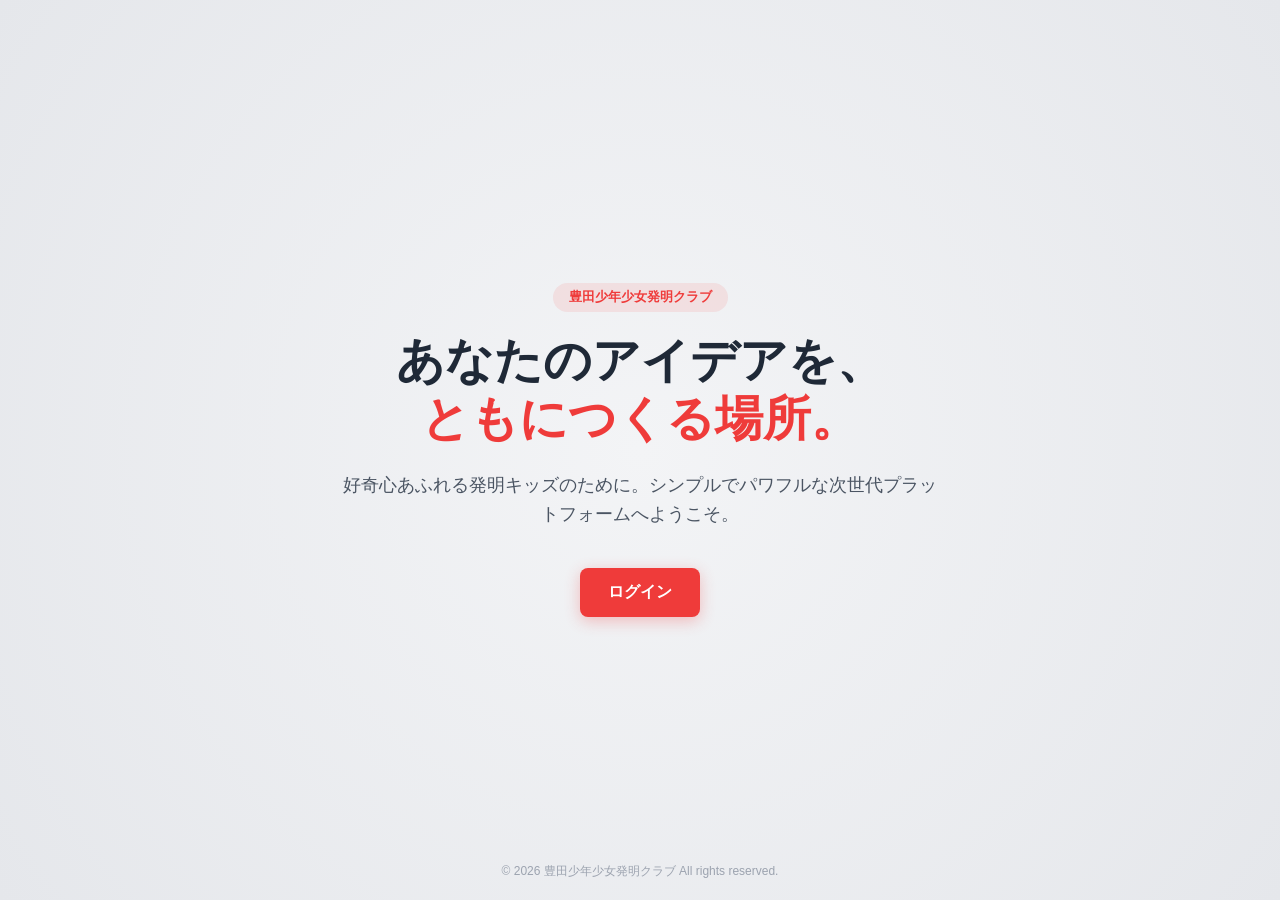
<file: index.html>
<!DOCTYPE html>
<html lang="ja">
<head>
    <meta charset="UTF-8">
    <meta name="viewport" content="width=device-width, initial-scale=1.0">
    <title>Service Intro | NextStep</title>
    <link rel="stylesheet" href="assets/css/style.css">
    <link rel="shortcut icon" href="/assets/icons/root.png">
</head>
<body>
    <div class="container" id="bg-effect">
        <main class="hero-content">
            <div class="badge">豊田少年少女発明クラブ</div>
            <h1>あなたのアイデアを、<br><span>ともにつくる場所。</span></h1>
            <p>好奇心あふれる発明キッズのために。シンプルでパワフルな次世代プラットフォームへようこそ。</p>
            
            <div class="cta-group">
                <a href="auth/login.html" class="btn btn-primary">ログイン</a>
                <!-- <a href="auth/register.html" class="btn btn-secondary">新規登録</a> -->
            </div>
        </main>
        
        <footer class="mini-footer">
            &copy; 2026 豊田少年少女発明クラブ All rights reserved.
        </footer>
    </div>
    <script src="assets/js/script.js"></script>
</body>
</html>
</file>
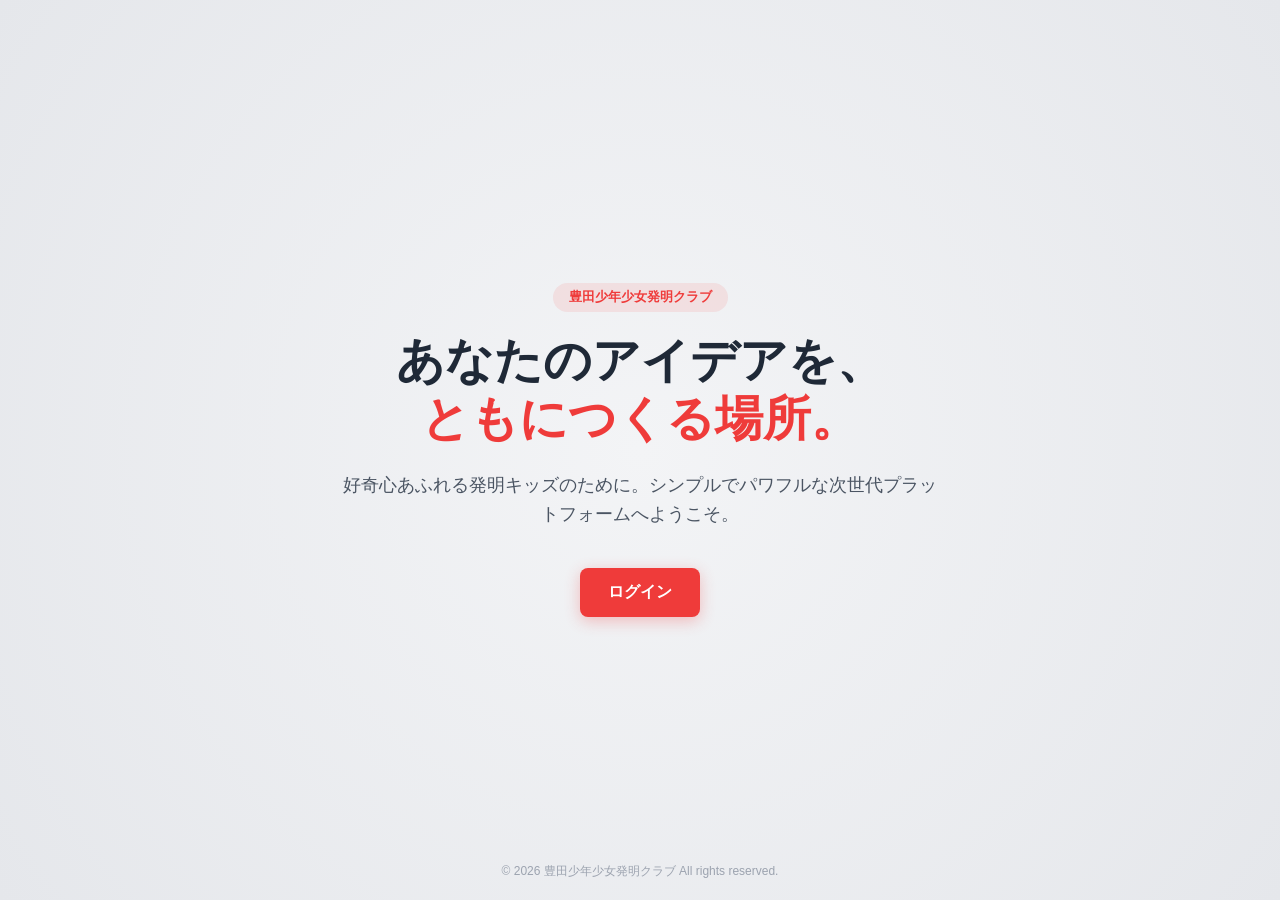
<file: vod/index.html>
<!DOCTYPE html>
<html lang="ja">
<head>
    <script src="/cookie.js"></script>
    <meta charset="UTF-8">
    <meta name="viewport" content="width=device-width, initial-scale=1.0">
    <title>豊田少年少女発明クラブ VODシステム</title>
    <link rel="stylesheet" href="https://cdnjs.cloudflare.com/ajax/libs/font-awesome/6.5.1/css/all.min.css">
    <link rel="stylesheet" href="assets/css/style.css">
    <link rel="shortcut icon" href="/assets/icons/vod.png">
</head>
<body data-current-subject="すべて">

    <header class="global-header">
        <div class="inner">
            <div class="brand">豊田少年少女発明クラブ <span>VOD</span></div>
            <div class="header-search">
                <input type="text" id="search-input" placeholder="キーワードでさがす">
                <button id="search-submit"><i class="fa-solid fa-magnifying-glass"></i></button>
            </div>
        </div>
    </header>

    <div class="main-layout inner">
        <aside class="sidebar">
            <div class="filter-group">
                <h3><i class="fa-solid fa-user-graduate"></i> 学年をえらぶ</h3>
                <div class="select-wrapper">
                    <select id="grade-select">
                        <option value="all">すべての学年</option>
                        <option value="1">小学1年生</option>
                        <option value="2">小学2年生</option>
                        <option value="3">小学3年生</option>
                        <option value="4">小学4年生</option>
                        <option value="5">小学5年生</option>
                        <option value="6">小学6年生</option>
                        <option value="AD1">AD1</option>
                        <option value="AD2">AD2</option>
                        <option value="AD3">AD3</option>
                        <option value="OM">OM</option>
                        <option value="Teacher">先生・指導者</option>
                    </select>
                </div>
            </div>

            <div class="filter-group">
                <h3><i class="fa-solid fa-layer-group"></i> 教科をえらぶ</h3>
                <ul class="subject-list-vertical" id="subject-filter">
                    <li data-subject="すべて" class="active"><a href="#"><i class="fa-solid fa-border-all"></i>すべて</a></li>
                    <li data-subject="理科" class="sub-rika"><a href="#"><i class="fa-solid fa-flask"></i>理科</a></li>
                    <li data-subject="社会" class="sub-shakai"><a href="#"><i class="fa-solid fa-earth-asia"></i>社会</a></li>
                    <li data-subject="国語" class="sub-kokugo"><a href="#"><i class="fa-solid fa-book-open"></i>国語</a></li>
                    <li data-subject="算数・数学" class="sub-sansu"><a href="#"><i class="fa-solid fa-calculator"></i>算数・数学</a></li>
                    <li data-subject="生活" class="sub-seikatsu"><a href="#"><i class="fa-solid fa-seedling"></i>生活</a></li>
                    <li data-subject="道徳" class="sub-doutoku"><a href="#"><i class="fa-solid fa-heart"></i>道徳</a></li>
                    <li data-subject="音楽" class="sub-ongaku"><a href="#"><i class="fa-solid fa-music"></i>音楽</a></li>
                    <li data-subject="体育" class="sub-taiiku"><a href="#"><i class="fa-solid fa-person-running"></i>体育</a></li>
                    <li data-subject="図工" class="sub-zukou"><a href="#"><i class="fa-solid fa-palette"></i>図工</a></li>
                    <li data-subject="技術" class="sub-gijutsu"><a href="#"><i class="fa-solid fa-gears"></i>技術</a></li>
                    <li data-subject="家庭" class="sub-katei"><a href="#"><i class="fa-solid fa-utensils"></i>家庭</a></li>
                    <li data-subject="総合" class="sub-sougou"><a href="#"><i class="fa-solid fa-magnifying-glass"></i>総合</a></li>
                    <li data-subject="英語" class="sub-eigo"><a href="#"><i class="fa-solid fa-language"></i>英語</a></li>
                    <li data-subject="特別活動" class="sub-tokukatsu"><a href="#"><i class="fa-solid fa-users-rectangle"></i>特別活動</a></li>
                    <li data-subject="特別支援" class="sub-tokushien"><a href="#"><i class="fa-solid fa-handshake-angle"></i>特別支援</a></li>
                    <li data-subject="その他" class="sub-sonota"><a href="#"><i class="fa-solid fa-ellipsis"></i>その他</a></li>
                </ul>
            </div>
        </aside>

        <main class="content-main">
            <div class="category-header">
                <h2 id="current-category-name">すべての動画</h2>
            </div>
            <div class="video-grid" id="video-display">
                </div>
        </main>
    </div>

    <script src="assets/js/script.js"></script>
</body>
</html>
</file>
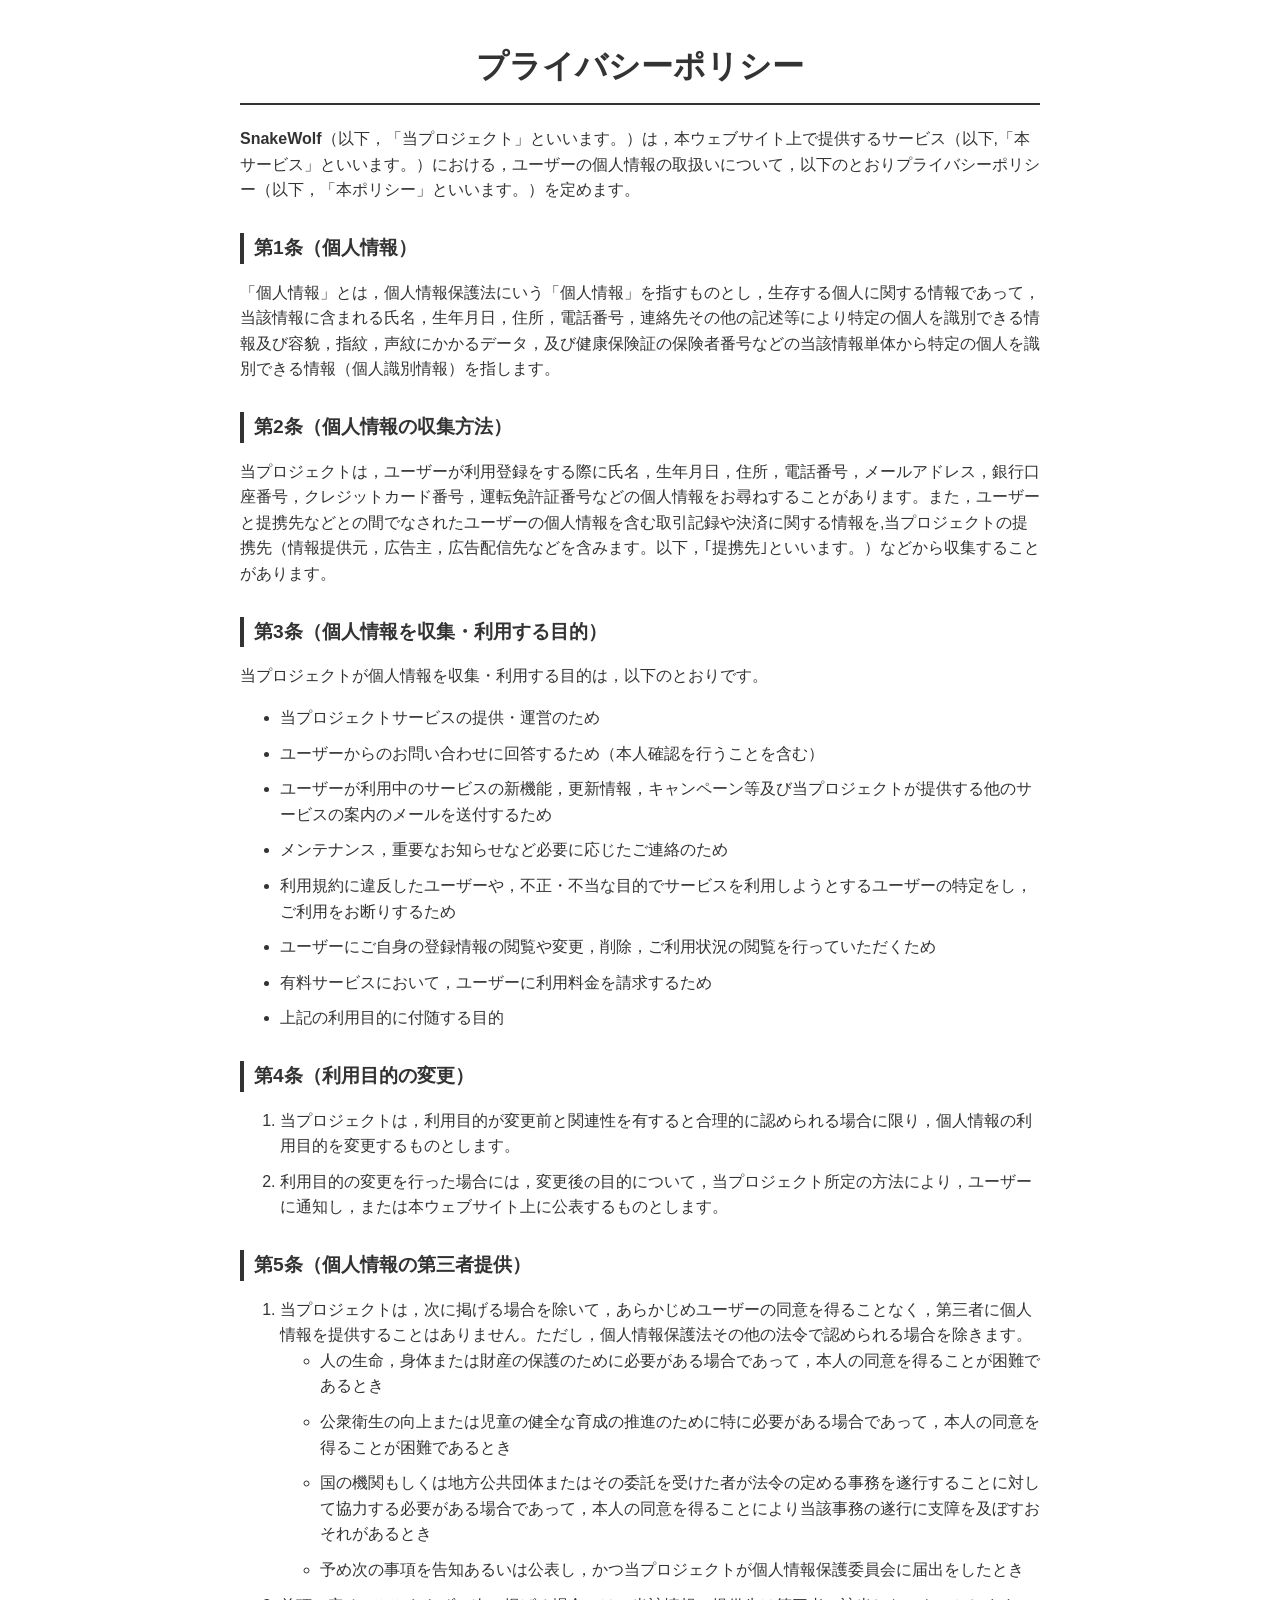
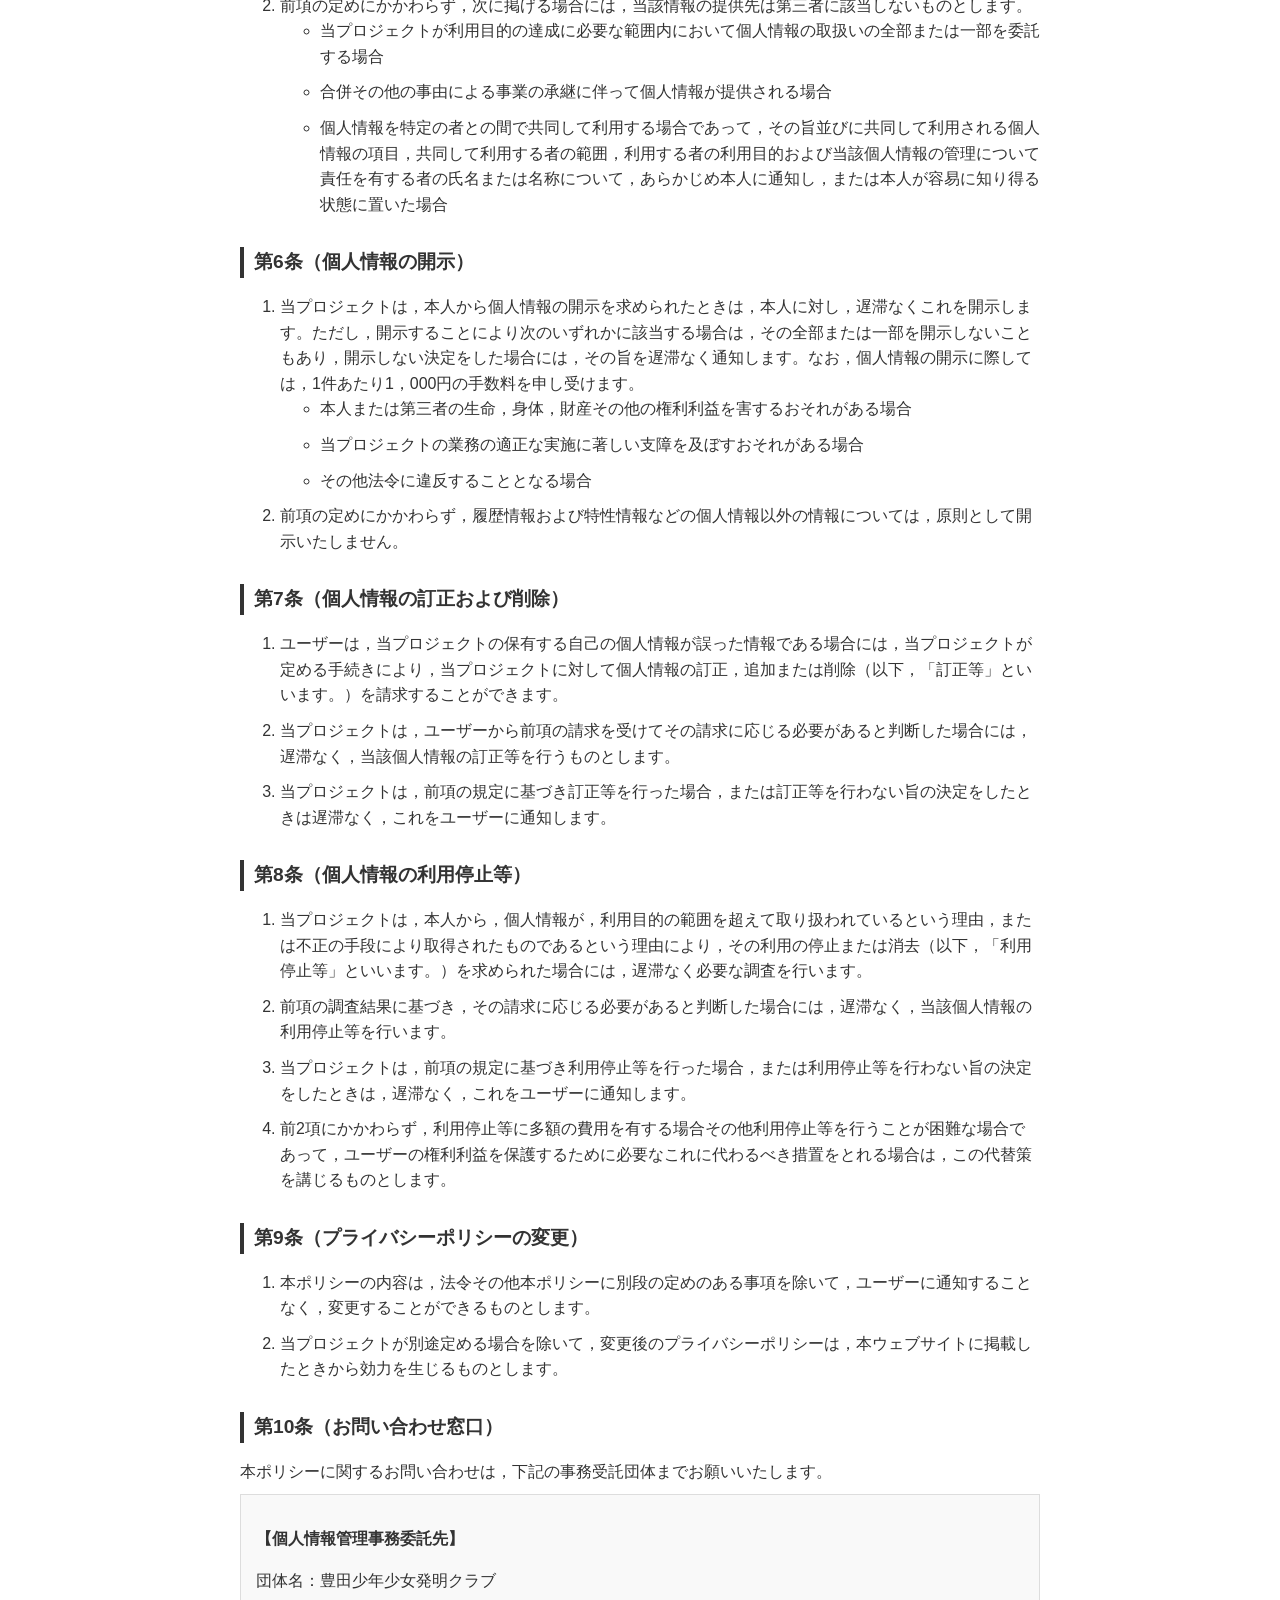
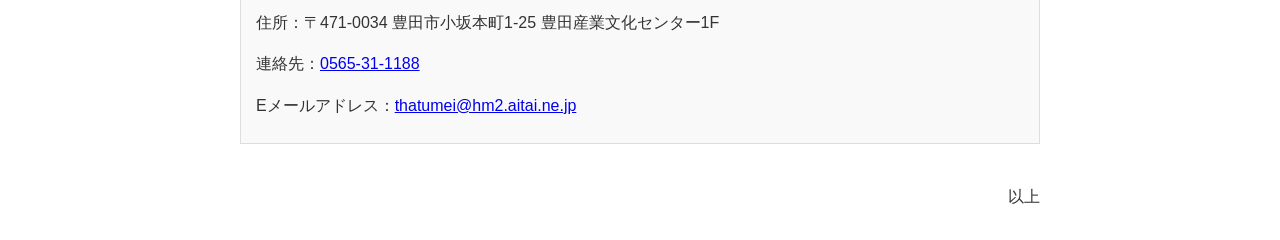
<file: privacy.html>
<!DOCTYPE html>
<html lang="ja">
<head>
    <meta charset="UTF-8">
    <meta name="viewport" content="width=device-width, initial-scale=1.0">
    <title>プライバシーポリシー</title>
    <style>
        body {
            font-family: sans-serif;
            line-height: 1.6;
            color: #333;
            max-width: 800px;
            margin: 0 auto;
            padding: 20px;
        }
        h1 {
            text-align: center;
            border-bottom: 2px solid #333;
            padding-bottom: 10px;
        }
        h2 {
            font-size: 1.2rem;
            border-left: 4px solid #333;
            padding-left: 10px;
            margin-top: 30px;
        }
        p, li {
            margin-bottom: 10px;
        }
        .intro {
            margin-bottom: 20px;
        }
        .contact-box {
            background-color: #f9f9f9;
            border: 1px solid #ddd;
            padding: 15px;
            margin-top: 10px;
        }
    </style>
    <link rel="shortcut icon" href="/assets/icons/root.png">
</head>
<body>

    <h1>プライバシーポリシー</h1>

    <p class="intro">
        <strong>SnakeWolf</strong>（以下，「当プロジェクト」といいます。）は，本ウェブサイト上で提供するサービス（以下,「本サービス」といいます。）における，ユーザーの個人情報の取扱いについて，以下のとおりプライバシーポリシー（以下，「本ポリシー」といいます。）を定めます。
    </p>

    <h2>第1条（個人情報）</h2>
    <p>「個人情報」とは，個人情報保護法にいう「個人情報」を指すものとし，生存する個人に関する情報であって，当該情報に含まれる氏名，生年月日，住所，電話番号，連絡先その他の記述等により特定の個人を識別できる情報及び容貌，指紋，声紋にかかるデータ，及び健康保険証の保険者番号などの当該情報単体から特定の個人を識別できる情報（個人識別情報）を指します。</p>

    <h2>第2条（個人情報の収集方法）</h2>
    <p>当プロジェクトは，ユーザーが利用登録をする際に氏名，生年月日，住所，電話番号，メールアドレス，銀行口座番号，クレジットカード番号，運転免許証番号などの個人情報をお尋ねすることがあります。また，ユーザーと提携先などとの間でなされたユーザーの個人情報を含む取引記録や決済に関する情報を,当プロジェクトの提携先（情報提供元，広告主，広告配信先などを含みます。以下，｢提携先｣といいます。）などから収集することがあります。</p>

    <h2>第3条（個人情報を収集・利用する目的）</h2>
    <p>当プロジェクトが個人情報を収集・利用する目的は，以下のとおりです。</p>
    <ul>
        <li>当プロジェクトサービスの提供・運営のため</li>
        <li>ユーザーからのお問い合わせに回答するため（本人確認を行うことを含む）</li>
        <li>ユーザーが利用中のサービスの新機能，更新情報，キャンペーン等及び当プロジェクトが提供する他のサービスの案内のメールを送付するため</li>
        <li>メンテナンス，重要なお知らせなど必要に応じたご連絡のため</li>
        <li>利用規約に違反したユーザーや，不正・不当な目的でサービスを利用しようとするユーザーの特定をし，ご利用をお断りするため</li>
        <li>ユーザーにご自身の登録情報の閲覧や変更，削除，ご利用状況の閲覧を行っていただくため</li>
        <li>有料サービスにおいて，ユーザーに利用料金を請求するため</li>
        <li>上記の利用目的に付随する目的</li>
    </ul>

    <h2>第4条（利用目的の変更）</h2>
    <ol>
        <li>当プロジェクトは，利用目的が変更前と関連性を有すると合理的に認められる場合に限り，個人情報の利用目的を変更するものとします。</li>
        <li>利用目的の変更を行った場合には，変更後の目的について，当プロジェクト所定の方法により，ユーザーに通知し，または本ウェブサイト上に公表するものとします。</li>
    </ol>

    <h2>第5条（個人情報の第三者提供）</h2>
    <ol>
        <li>当プロジェクトは，次に掲げる場合を除いて，あらかじめユーザーの同意を得ることなく，第三者に個人情報を提供することはありません。ただし，個人情報保護法その他の法令で認められる場合を除きます。
            <ul>
                <li>人の生命，身体または財産の保護のために必要がある場合であって，本人の同意を得ることが困難であるとき</li>
                <li>公衆衛生の向上または児童の健全な育成の推進のために特に必要がある場合であって，本人の同意を得ることが困難であるとき</li>
                <li>国の機関もしくは地方公共団体またはその委託を受けた者が法令の定める事務を遂行することに対して協力する必要がある場合であって，本人の同意を得ることにより当該事務の遂行に支障を及ぼすおそれがあるとき</li>
                <li>予め次の事項を告知あるいは公表し，かつ当プロジェクトが個人情報保護委員会に届出をしたとき</li>
            </ul>
        </li>
        <li>前項の定めにかかわらず，次に掲げる場合には，当該情報の提供先は第三者に該当しないものとします。
            <ul>
                <li>当プロジェクトが利用目的の達成に必要な範囲内において個人情報の取扱いの全部または一部を委託する場合</li>
                <li>合併その他の事由による事業の承継に伴って個人情報が提供される場合</li>
                <li>個人情報を特定の者との間で共同して利用する場合であって，その旨並びに共同して利用される個人情報の項目，共同して利用する者の範囲，利用する者の利用目的および当該個人情報の管理について責任を有する者の氏名または名称について，あらかじめ本人に通知し，または本人が容易に知り得る状態に置いた場合</li>
            </ul>
        </li>
    </ol>

    <h2>第6条（個人情報の開示）</h2>
    <ol>
        <li>当プロジェクトは，本人から個人情報の開示を求められたときは，本人に対し，遅滞なくこれを開示します。ただし，開示することにより次のいずれかに該当する場合は，その全部または一部を開示しないこともあり，開示しない決定をした場合には，その旨を遅滞なく通知します。なお，個人情報の開示に際しては，1件あたり1，000円の手数料を申し受けます。
            <ul>
                <li>本人または第三者の生命，身体，財産その他の権利利益を害するおそれがある場合</li>
                <li>当プロジェクトの業務の適正な実施に著しい支障を及ぼすおそれがある場合</li>
                <li>その他法令に違反することとなる場合</li>
            </ul>
        </li>
        <li>前項の定めにかかわらず，履歴情報および特性情報などの個人情報以外の情報については，原則として開示いたしません。</li>
    </ol>

    <h2>第7条（個人情報の訂正および削除）</h2>
    <ol>
        <li>ユーザーは，当プロジェクトの保有する自己の個人情報が誤った情報である場合には，当プロジェクトが定める手続きにより，当プロジェクトに対して個人情報の訂正，追加または削除（以下，「訂正等」といいます。）を請求することができます。</li>
        <li>当プロジェクトは，ユーザーから前項の請求を受けてその請求に応じる必要があると判断した場合には，遅滞なく，当該個人情報の訂正等を行うものとします。</li>
        <li>当プロジェクトは，前項の規定に基づき訂正等を行った場合，または訂正等を行わない旨の決定をしたときは遅滞なく，これをユーザーに通知します。</li>
    </ol>

    <h2>第8条（個人情報の利用停止等）</h2>
    <ol>
        <li>当プロジェクトは，本人から，個人情報が，利用目的の範囲を超えて取り扱われているという理由，または不正の手段により取得されたものであるという理由により，その利用の停止または消去（以下，「利用停止等」といいます。）を求められた場合には，遅滞なく必要な調査を行います。</li>
        <li>前項の調査結果に基づき，その請求に応じる必要があると判断した場合には，遅滞なく，当該個人情報の利用停止等を行います。</li>
        <li>当プロジェクトは，前項の規定に基づき利用停止等を行った場合，または利用停止等を行わない旨の決定をしたときは，遅滞なく，これをユーザーに通知します。</li>
        <li>前2項にかかわらず，利用停止等に多額の費用を有する場合その他利用停止等を行うことが困難な場合であって，ユーザーの権利利益を保護するために必要なこれに代わるべき措置をとれる場合は，この代替策を講じるものとします。</li>
    </ol>

    <h2>第9条（プライバシーポリシーの変更）</h2>
    <ol>
        <li>本ポリシーの内容は，法令その他本ポリシーに別段の定めのある事項を除いて，ユーザーに通知することなく，変更することができるものとします。</li>
        <li>当プロジェクトが別途定める場合を除いて，変更後のプライバシーポリシーは，本ウェブサイトに掲載したときから効力を生じるものとします。</li>
    </ol>

    <h2>第10条（お問い合わせ窓口）</h2>
    <p>本ポリシーに関するお問い合わせは，下記の事務受託団体までお願いいたします。</p>
    
    <div class="contact-box">
        <p><strong>【個人情報管理事務委託先】</strong></p>
        <p>団体名：豊田少年少女発明クラブ</p>
        <p>住所：〒471-0034 豊田市小坂本町1-25 豊田産業文化センター1F</p>
        <p>連絡先：<a href="tel:+81565311188">0565-31-1188</a></p>
        <p>Eメールアドレス：<a href="mailto:thatumei@hm2.aitai.ne.jp">thatumei@hm2.aitai.ne.jp</a></p>
    </div>

    <p style="text-align: right; margin-top: 40px;">以上</p>

</body>
</html>
</file>
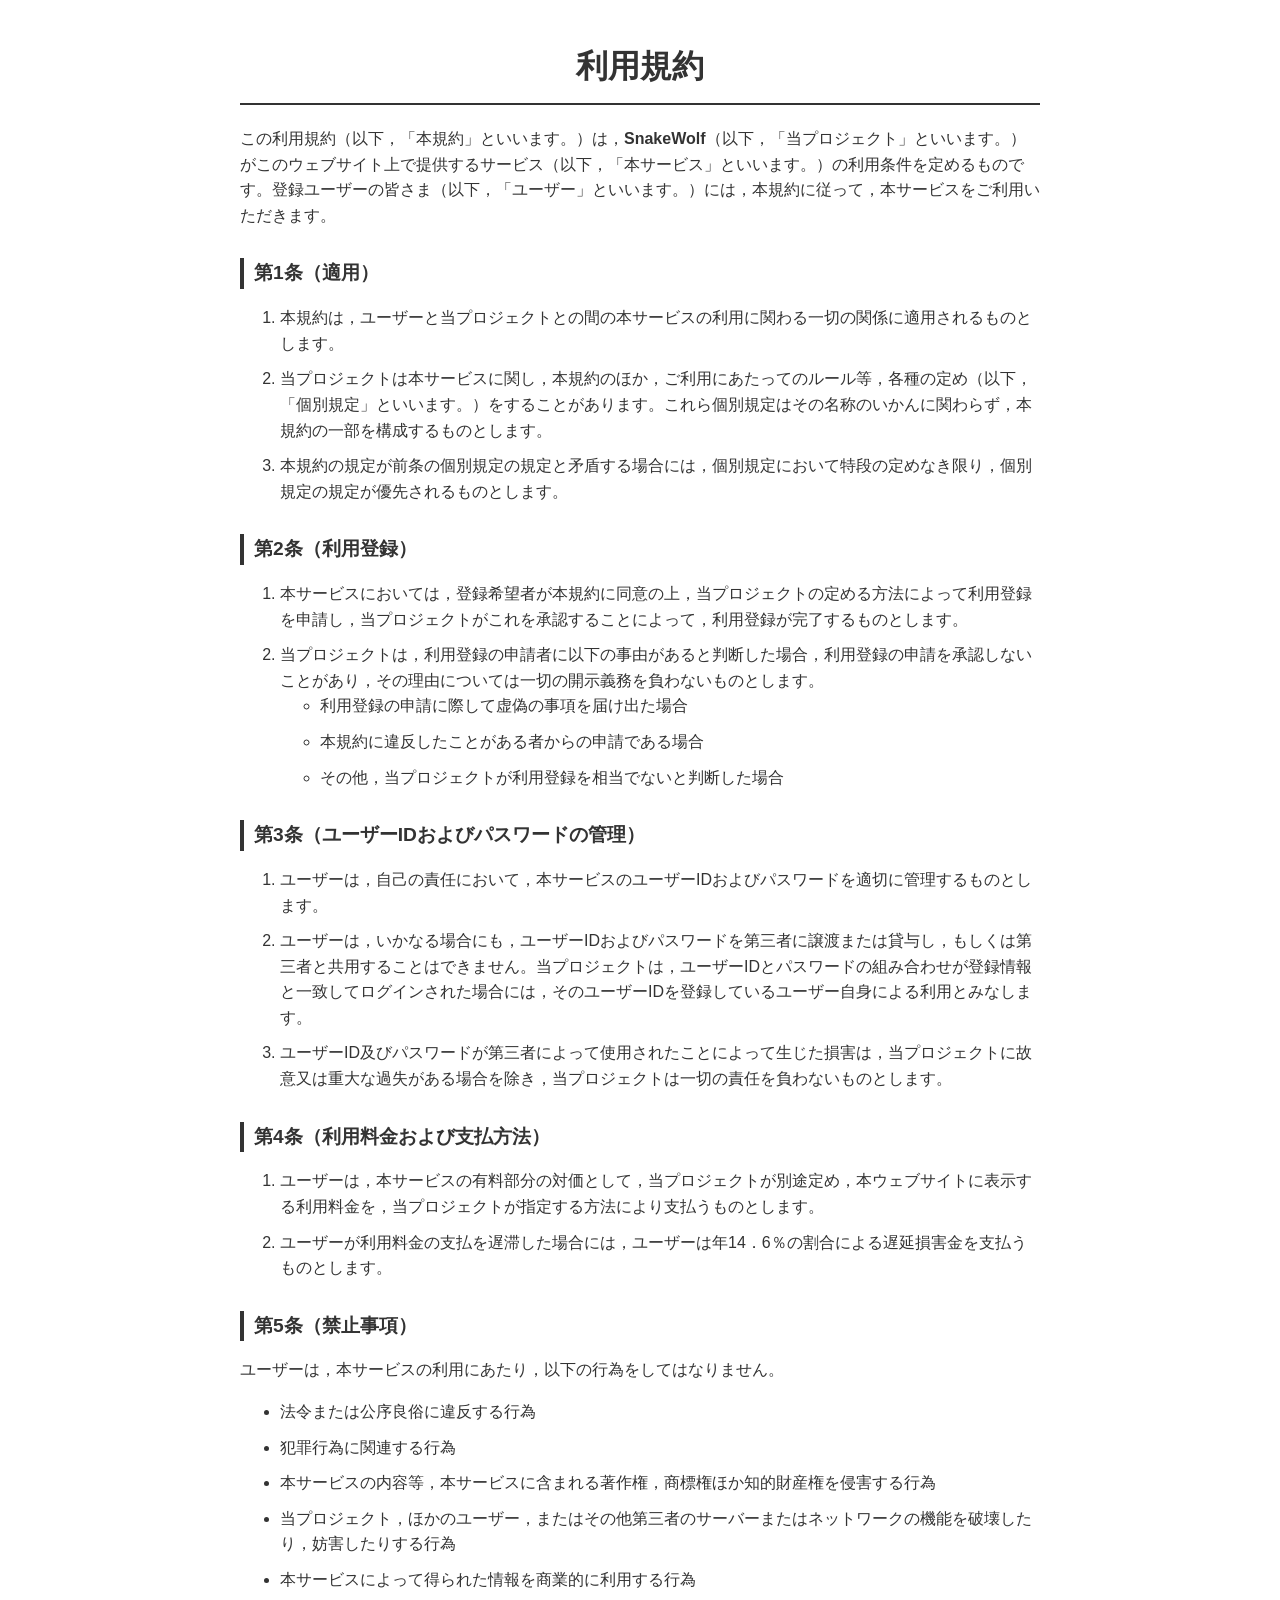
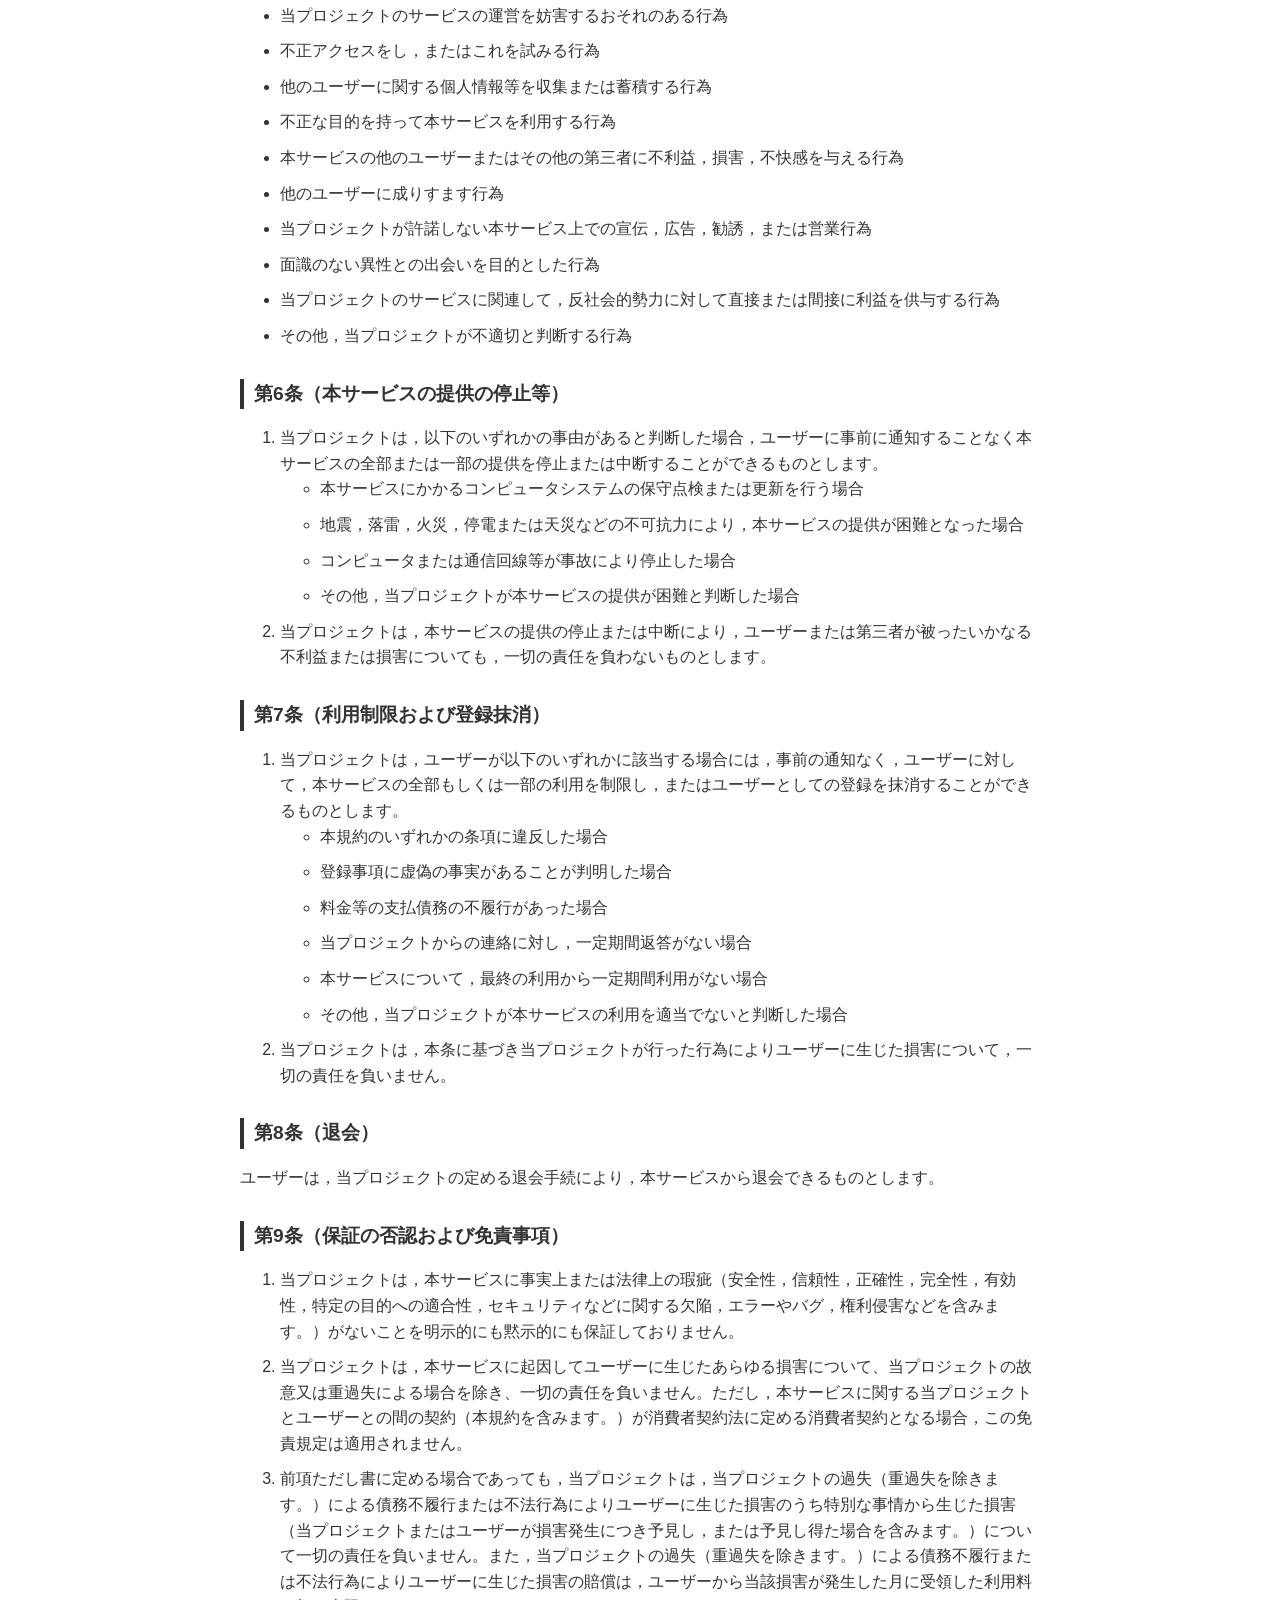
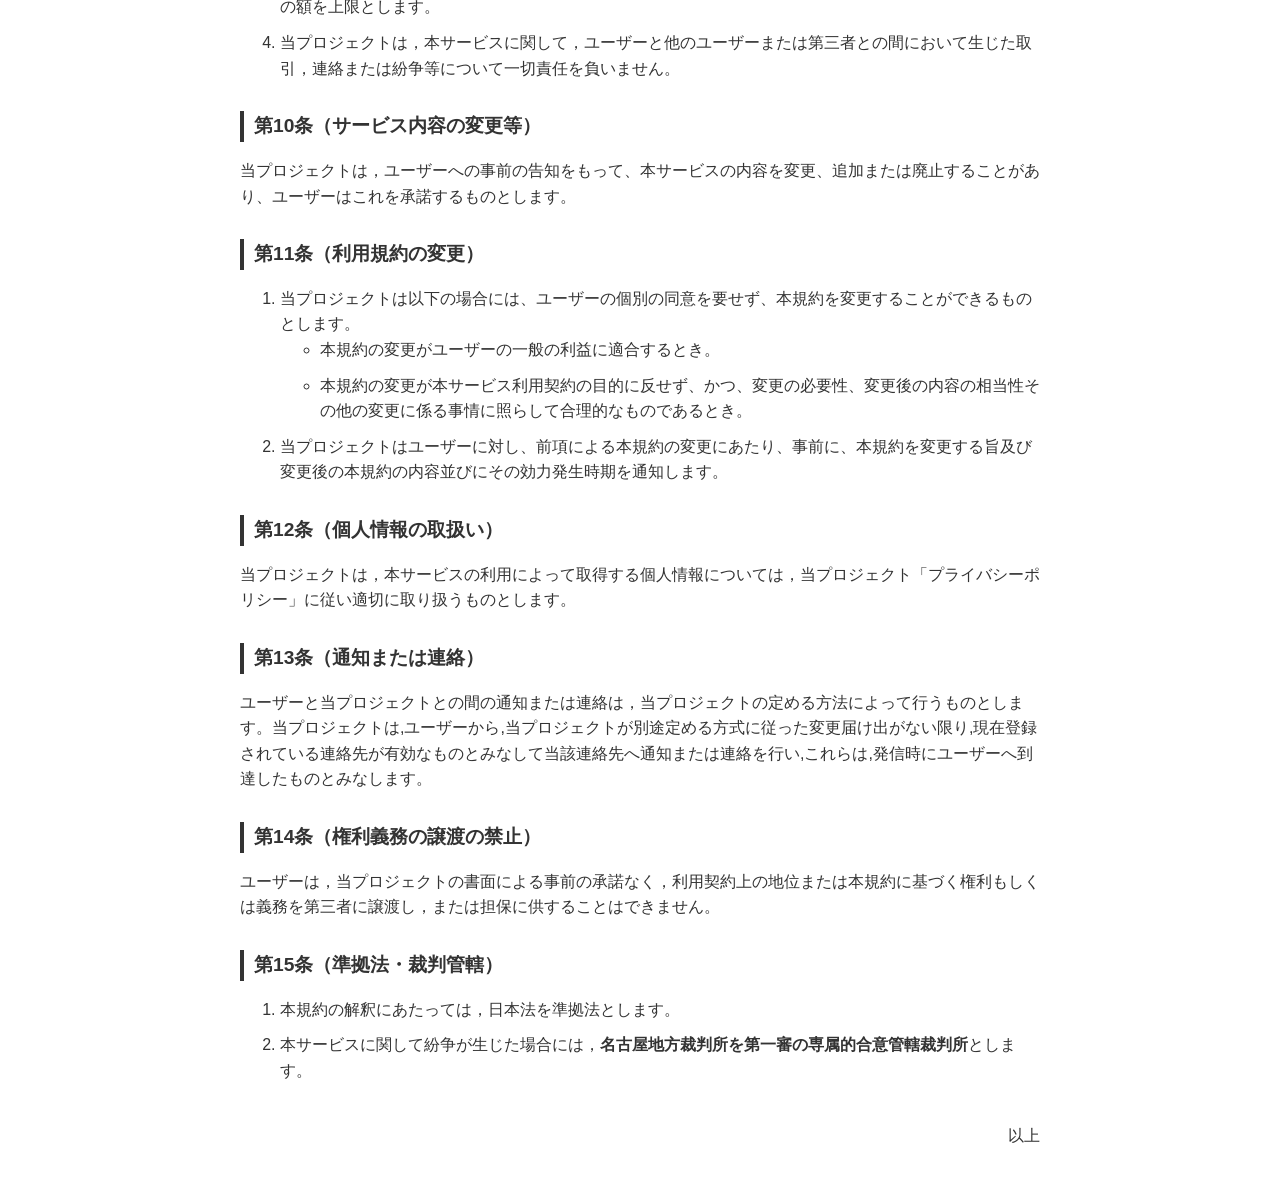
<file: tos.html>
<!DOCTYPE html>
<html lang="ja">
<head>
    <meta charset="UTF-8">
    <meta name="viewport" content="width=device-width, initial-scale=1.0">
    <title>利用規約</title>
    <style>
        body {
            font-family: sans-serif;
            line-height: 1.6;
            color: #333;
            max-width: 800px;
            margin: 0 auto;
            padding: 20px;
        }
        h1 {
            text-align: center;
            border-bottom: 2px solid #333;
            padding-bottom: 10px;
        }
        h2 {
            font-size: 1.2rem;
            border-left: 4px solid #333;
            padding-left: 10px;
            margin-top: 30px;
        }
        p, li {
            margin-bottom: 10px;
        }
        .intro {
            margin-bottom: 20px;
        }
    </style>
    <link rel="shortcut icon" href="/assets/icons/root.png">
</head>
<body>

    <h1>利用規約</h1>

    <p class="intro">
        この利用規約（以下，「本規約」といいます。）は，<strong>SnakeWolf</strong>（以下，「当プロジェクト」といいます。）がこのウェブサイト上で提供するサービス（以下，「本サービス」といいます。）の利用条件を定めるものです。登録ユーザーの皆さま（以下，「ユーザー」といいます。）には，本規約に従って，本サービスをご利用いただきます。
    </p>

    <h2>第1条（適用）</h2>
    <ol>
        <li>本規約は，ユーザーと当プロジェクトとの間の本サービスの利用に関わる一切の関係に適用されるものとします。</li>
        <li>当プロジェクトは本サービスに関し，本規約のほか，ご利用にあたってのルール等，各種の定め（以下，「個別規定」といいます。）をすることがあります。これら個別規定はその名称のいかんに関わらず，本規約の一部を構成するものとします。</li>
        <li>本規約の規定が前条の個別規定の規定と矛盾する場合には，個別規定において特段の定めなき限り，個別規定の規定が優先されるものとします。</li>
    </ol>

    <h2>第2条（利用登録）</h2>
    <ol>
        <li>本サービスにおいては，登録希望者が本規約に同意の上，当プロジェクトの定める方法によって利用登録を申請し，当プロジェクトがこれを承認することによって，利用登録が完了するものとします。</li>
        <li>当プロジェクトは，利用登録の申請者に以下の事由があると判断した場合，利用登録の申請を承認しないことがあり，その理由については一切の開示義務を負わないものとします。
            <ul>
                <li>利用登録の申請に際して虚偽の事項を届け出た場合</li>
                <li>本規約に違反したことがある者からの申請である場合</li>
                <li>その他，当プロジェクトが利用登録を相当でないと判断した場合</li>
            </ul>
        </li>
    </ol>

    <h2>第3条（ユーザーIDおよびパスワードの管理）</h2>
    <ol>
        <li>ユーザーは，自己の責任において，本サービスのユーザーIDおよびパスワードを適切に管理するものとします。</li>
        <li>ユーザーは，いかなる場合にも，ユーザーIDおよびパスワードを第三者に譲渡または貸与し，もしくは第三者と共用することはできません。当プロジェクトは，ユーザーIDとパスワードの組み合わせが登録情報と一致してログインされた場合には，そのユーザーIDを登録しているユーザー自身による利用とみなします。</li>
        <li>ユーザーID及びパスワードが第三者によって使用されたことによって生じた損害は，当プロジェクトに故意又は重大な過失がある場合を除き，当プロジェクトは一切の責任を負わないものとします。</li>
    </ol>

    <h2>第4条（利用料金および支払方法）</h2>
    <ol>
        <li>ユーザーは，本サービスの有料部分の対価として，当プロジェクトが別途定め，本ウェブサイトに表示する利用料金を，当プロジェクトが指定する方法により支払うものとします。</li>
        <li>ユーザーが利用料金の支払を遅滞した場合には，ユーザーは年14．6％の割合による遅延損害金を支払うものとします。</li>
    </ol>

    <h2>第5条（禁止事項）</h2>
    <p>ユーザーは，本サービスの利用にあたり，以下の行為をしてはなりません。</p>
    <ul>
        <li>法令または公序良俗に違反する行為</li>
        <li>犯罪行為に関連する行為</li>
        <li>本サービスの内容等，本サービスに含まれる著作権，商標権ほか知的財産権を侵害する行為</li>
        <li>当プロジェクト，ほかのユーザー，またはその他第三者のサーバーまたはネットワークの機能を破壊したり，妨害したりする行為</li>
        <li>本サービスによって得られた情報を商業的に利用する行為</li>
        <li>当プロジェクトのサービスの運営を妨害するおそれのある行為</li>
        <li>不正アクセスをし，またはこれを試みる行為</li>
        <li>他のユーザーに関する個人情報等を収集または蓄積する行為</li>
        <li>不正な目的を持って本サービスを利用する行為</li>
        <li>本サービスの他のユーザーまたはその他の第三者に不利益，損害，不快感を与える行為</li>
        <li>他のユーザーに成りすます行為</li>
        <li>当プロジェクトが許諾しない本サービス上での宣伝，広告，勧誘，または営業行為</li>
        <li>面識のない異性との出会いを目的とした行為</li>
        <li>当プロジェクトのサービスに関連して，反社会的勢力に対して直接または間接に利益を供与する行為</li>
        <li>その他，当プロジェクトが不適切と判断する行為</li>
    </ul>

    <h2>第6条（本サービスの提供の停止等）</h2>
    <ol>
        <li>当プロジェクトは，以下のいずれかの事由があると判断した場合，ユーザーに事前に通知することなく本サービスの全部または一部の提供を停止または中断することができるものとします。
            <ul>
                <li>本サービスにかかるコンピュータシステムの保守点検または更新を行う場合</li>
                <li>地震，落雷，火災，停電または天災などの不可抗力により，本サービスの提供が困難となった場合</li>
                <li>コンピュータまたは通信回線等が事故により停止した場合</li>
                <li>その他，当プロジェクトが本サービスの提供が困難と判断した場合</li>
            </ul>
        </li>
        <li>当プロジェクトは，本サービスの提供の停止または中断により，ユーザーまたは第三者が被ったいかなる不利益または損害についても，一切の責任を負わないものとします。</li>
    </ol>

    <h2>第7条（利用制限および登録抹消）</h2>
    <ol>
        <li>当プロジェクトは，ユーザーが以下のいずれかに該当する場合には，事前の通知なく，ユーザーに対して，本サービスの全部もしくは一部の利用を制限し，またはユーザーとしての登録を抹消することができるものとします。
            <ul>
                <li>本規約のいずれかの条項に違反した場合</li>
                <li>登録事項に虚偽の事実があることが判明した場合</li>
                <li>料金等の支払債務の不履行があった場合</li>
                <li>当プロジェクトからの連絡に対し，一定期間返答がない場合</li>
                <li>本サービスについて，最終の利用から一定期間利用がない場合</li>
                <li>その他，当プロジェクトが本サービスの利用を適当でないと判断した場合</li>
            </ul>
        </li>
        <li>当プロジェクトは，本条に基づき当プロジェクトが行った行為によりユーザーに生じた損害について，一切の責任を負いません。</li>
    </ol>

    <h2>第8条（退会）</h2>
    <p>ユーザーは，当プロジェクトの定める退会手続により，本サービスから退会できるものとします。</p>

    <h2>第9条（保証の否認および免責事項）</h2>
    <ol>
        <li>当プロジェクトは，本サービスに事実上または法律上の瑕疵（安全性，信頼性，正確性，完全性，有効性，特定の目的への適合性，セキュリティなどに関する欠陥，エラーやバグ，権利侵害などを含みます。）がないことを明示的にも黙示的にも保証しておりません。</li>
        <li>当プロジェクトは，本サービスに起因してユーザーに生じたあらゆる損害について、当プロジェクトの故意又は重過失による場合を除き、一切の責任を負いません。ただし，本サービスに関する当プロジェクトとユーザーとの間の契約（本規約を含みます。）が消費者契約法に定める消費者契約となる場合，この免責規定は適用されません。</li>
        <li>前項ただし書に定める場合であっても，当プロジェクトは，当プロジェクトの過失（重過失を除きます。）による債務不履行または不法行為によりユーザーに生じた損害のうち特別な事情から生じた損害（当プロジェクトまたはユーザーが損害発生につき予見し，または予見し得た場合を含みます。）について一切の責任を負いません。また，当プロジェクトの過失（重過失を除きます。）による債務不履行または不法行為によりユーザーに生じた損害の賠償は，ユーザーから当該損害が発生した月に受領した利用料の額を上限とします。</li>
        <li>当プロジェクトは，本サービスに関して，ユーザーと他のユーザーまたは第三者との間において生じた取引，連絡または紛争等について一切責任を負いません。</li>
    </ol>

    <h2>第10条（サービス内容の変更等）</h2>
    <p>当プロジェクトは，ユーザーへの事前の告知をもって、本サービスの内容を変更、追加または廃止することがあり、ユーザーはこれを承諾するものとします。</p>

    <h2>第11条（利用規約の変更）</h2>
    <ol>
        <li>当プロジェクトは以下の場合には、ユーザーの個別の同意を要せず、本規約を変更することができるものとします。
            <ul>
                <li>本規約の変更がユーザーの一般の利益に適合するとき。</li>
                <li>本規約の変更が本サービス利用契約の目的に反せず、かつ、変更の必要性、変更後の内容の相当性その他の変更に係る事情に照らして合理的なものであるとき。</li>
            </ul>
        </li>
        <li>当プロジェクトはユーザーに対し、前項による本規約の変更にあたり、事前に、本規約を変更する旨及び変更後の本規約の内容並びにその効力発生時期を通知します。</li>
    </ol>

    <h2>第12条（個人情報の取扱い）</h2>
    <p>当プロジェクトは，本サービスの利用によって取得する個人情報については，当プロジェクト「プライバシーポリシー」に従い適切に取り扱うものとします。</p>

    <h2>第13条（通知または連絡）</h2>
    <p>ユーザーと当プロジェクトとの間の通知または連絡は，当プロジェクトの定める方法によって行うものとします。当プロジェクトは,ユーザーから,当プロジェクトが別途定める方式に従った変更届け出がない限り,現在登録されている連絡先が有効なものとみなして当該連絡先へ通知または連絡を行い,これらは,発信時にユーザーへ到達したものとみなします。</p>

    <h2>第14条（権利義務の譲渡の禁止）</h2>
    <p>ユーザーは，当プロジェクトの書面による事前の承諾なく，利用契約上の地位または本規約に基づく権利もしくは義務を第三者に譲渡し，または担保に供することはできません。</p>

    <h2>第15条（準拠法・裁判管轄）</h2>
    <ol>
        <li>本規約の解釈にあたっては，日本法を準拠法とします。</li>
        <li>本サービスに関して紛争が生じた場合には，<strong>名古屋地方裁判所を第一審の専属的合意管轄裁判所</strong>とします。</li>
    </ol>

    <p style="text-align: right; margin-top: 40px;">以上</p>

</body>
</html>
</file>
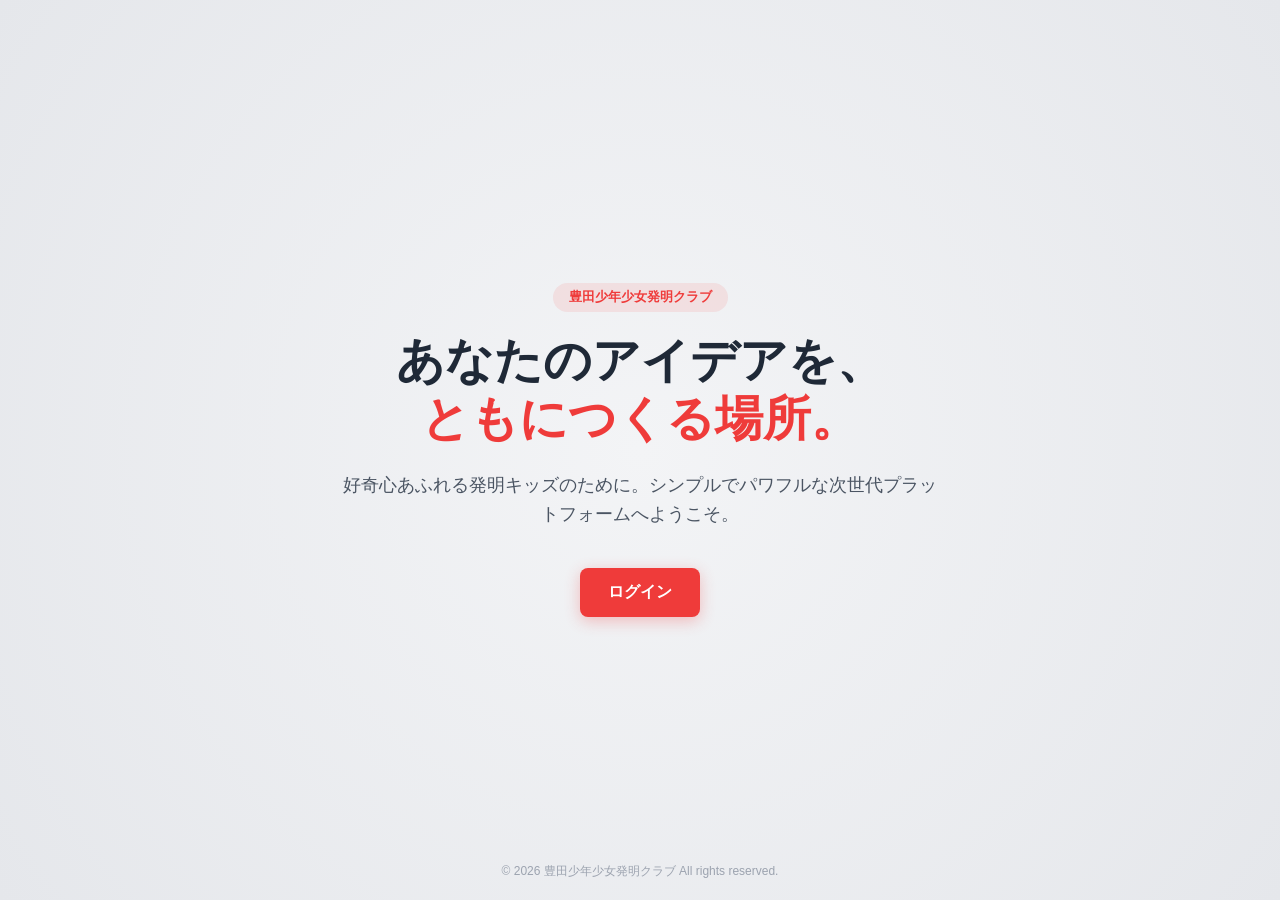
<file: vod/detail.html>
<!DOCTYPE html>
<html lang="ja">

<head>
    <script src="/cookie.js"></script>
    <meta charset="UTF-8">
    <meta name="viewport" content="width=device-width, initial-scale=1.0">
    <title>動画詳細 | 豊田少年少女発明クラブ VOD</title>
    <link rel="stylesheet" href="https://cdnjs.cloudflare.com/ajax/libs/font-awesome/6.5.1/css/all.min.css">
    <link rel="stylesheet" href="assets/css/style.css">
    <link rel="shortcut icon" href="/assets/icons/vod.png">
</head>

<body class="detail-page">

    <header class="global-header">
        <div class="inner">
            <div class="brand">
                豊田少年少女発明クラブ <span>VOD</span>
            </div>
            <i class="fa-solid fa-xmark close-button" onclick="window.close()"></i>
        </div>
    </header>

    <main class="detail-container inner">
        <div class="video-player-wrapper">
            <div id="player-container">
            </div>
        </div>

        <div class="video-info-section">
            <h1 id="detail-title">読み込み中...</h1>

            <div class="meta-info">
                <div class="info-item">
                    <span class="label">対象学年</span>
                    <span id="detail-grades" class="value">-</span>
                </div>
                <div class="info-item">
                    <span class="label">教科</span>
                    <div id="detail-subjects" class="tag-row"></div>
                </div>
            </div>

            <hr class="separator">

            <div class="description-block">
                <h3>この教材のねらい</h3>
                <ul id="detail-aim">
                </ul>
            </div>

            <hr class="separator">

            <div class="resource-block">
                <h3><i class="fa-solid fa-link"></i> 教材リンク</h3>
                <ul id="resource-links" class="link-list">
                </ul>
            </div>
        </div>
    </main>

    <script src="assets/js/detail.js"></script>
</body>

</html>
</file>
<file: assets/css/style.css>
* {
    margin: 0;
    padding: 0;
    box-sizing: border-box;
    font-family: 'Helvetica Neue', Arial, sans-serif;
}

:root {
    --primary-color: #ef3b3a;
    --text-color: #1f2937;
    --sub-text: #4b5563;
}

body, html {
    height: 100%;
    overflow: hidden; /* スクロール禁止 */
}

.container {
    height: 100vh;
    display: flex;
    flex-direction: column;
    justify-content: center;
    align-items: center;
    text-align: center;
    background: radial-gradient(circle at 50% 50%, #f3f4f6 0%, #e5e7eb 100%);
    padding: 20px;
    transition: background 0.3s ease;
}

.hero-content {
    max-width: 600px;
    z-index: 1;
}

.badge {
    display: inline-block;
    padding: 6px 16px;
    background: rgba(239, 59, 58, 0.1);
    color: var(--primary-color);
    border-radius: 50px;
    font-size: 0.8rem;
    font-weight: bold;
    margin-bottom: 20px;
}

h1 {
    font-size: 3rem;
    line-height: 1.2;
    color: var(--text-color);
    margin-bottom: 24px;
}

h1 span {
    color: var(--primary-color);
}

p {
    font-size: 1.1rem;
    color: var(--sub-text);
    margin-bottom: 40px;
    line-height: 1.6;
}

.cta-group {
    display: flex;
    gap: 15px;
    justify-content: center;
}

.btn {
    text-decoration: none;
    padding: 14px 28px;
    border-radius: 8px;
    font-weight: 600;
    transition: all 0.3s ease;
}

.btn-primary {
    background-color: var(--primary-color);
    color: white;
    box-shadow: 0 4px 15px rgba(239, 59, 58, 0.3);
}

.btn-primary:hover {
    transform: translateY(-2px);
    box-shadow: 0 6px 20px rgba(239, 59, 58, 0.4);
}

.btn-secondary {
    background-color: transparent;
    color: var(--text-color);
    border: 1px solid #d1d5db;
}

.btn-secondary:hover {
    background-color: #f9fafb;
}

.mini-footer {
    position: absolute;
    bottom: 20px;
    font-size: 0.75rem;
    color: #9ca3af;
}

/* レスポンシブ */
@media (max-width: 480px) {
    h1 { font-size: 2rem; }
    .cta-group { flex-direction: column; width: 100%; }
}
</file>
<file: vod/assets/css/style.css>
/* =============================================
   豊田少年少女発明クラブ VODシステム 
   サイドバーレイアウト & 検索バー最適化スタイル
   ============================================= */

:root {
    --primary-red: #EF3B3A;
    --bg-body: #f0f4f7;
    --bg-sidebar: #ffffff;
    --text-main: #333333;
    --text-sub: #666666;
    --shadow-soft: 0 4px 20px rgba(0, 0, 0, 0.06);

    /* 教科別パステルカラー (サイドバー用) */
    --sub-rika: #e3f2fd;
    --txt-rika: #1976d2;
    --sub-shakai: #fff9c4;
    --txt-shakai: #fbc02d;
    --sub-kokugo: #fce4ec;
    --txt-kokugo: #d81b60;
    --sub-sansu: #e8f5e9;
    --txt-sansu: #388e3c;
    --sub-seikatsu: #f1f8e9;
    --txt-seikatsu: #689f38;
    --sub-doutoku: #fff3e0;
    --txt-doutoku: #f57c00;
    --sub-ongaku: #f3e5f5;
    --txt-ongaku: #7b1fa2;
    --sub-taiiku: #e0f2f1;
    --txt-taiiku: #00796b;
    --sub-zukou: #efebe9;
    --txt-zukou: #5d4037;
    --sub-gijutsu: #eceff1;
    --txt-gijutsu: #455a64;
    --sub-katei: #fbe9e7;
    --txt-katei: #d84315;
    --sub-sougou: #e8eaf6;
    --txt-sougou: #3f51b5;
    --sub-eigo: #ede7f6;
    --txt-eigo: #512da8;
    --sub-tokukatsu: #f9fbe7;
    --txt-tokukatsu: #afb42b;
    --sub-tokushien: #fce4ec;
    --txt-tokushien: #c2185b;
    --sub-sonota: #f5f5f5;
    --txt-sonota: #616161;
}

body {
    background-color: var(--bg-body);
    font-family: "Hiragino Sans", "Meiryo", sans-serif;
    margin: 0;
    color: var(--text-main);
}

/* --- ヘッダー（検索バー含む） --- */
.global-header {
    background: #ffffff;
    padding: 15px 0;
    box-shadow: 0 2px 10px rgba(0, 0, 0, 0.03);
    position: sticky;
    top: 0;
    z-index: 100;
}

.global-header .inner {
    display: flex;
    justify-content: space-between;
    align-items: center;
    max-width: 1300px;
    margin: 0 auto;
    padding: 0 20px;
}

.brand {
    font-size: 1.4rem;
    font-weight: 900;
}

.brand span {
    color: var(--primary-red);
}

.header-search {
    display: flex;
    background: #f0f4f7;
    border-radius: 25px;
    padding: 5px 15px;
    width: 350px;
}

.header-search input {
    border: none;
    background: transparent;
    padding: 8px;
    width: 100%;
    outline: none;
    font-size: 0.9rem;
}

.header-search button {
    border: none;
    background: transparent;
    color: var(--text-sub);
    cursor: pointer;
    font-size: 1rem;
}

/* --- メインレイアウト（サイドバー + コンテンツ） --- */
.main-layout {
    display: flex;
    max-width: 1300px;
    margin: 30px auto;
    gap: 30px;
    padding: 0 20px;
}

/* サイドバー */
.sidebar {
    width: 260px;
    flex-shrink: 0;
}

.filter-group {
    background: var(--bg-sidebar);
    border-radius: 20px;
    padding: 20px;
    margin-bottom: 20px;
    box-shadow: var(--shadow-soft);
}

.filter-group h3 {
    font-size: 0.95rem;
    margin: 0 0 15px 0;
    color: var(--text-sub);
    display: flex;
    align-items: center;
    gap: 8px;
}

/* 学年セレクトボックス */
.select-wrapper select {
    width: 100%;
    padding: 12px;
    border-radius: 12px;
    border: none;
    background: #f0f4f7;
    font-weight: bold;
    color: var(--text-main);
    cursor: pointer;
    outline: none;
}

/* 縦並び教科リスト */
.subject-list-vertical {
    list-style: none;
    padding: 0;
    margin: 0;
}

.subject-list-vertical li {
    margin-bottom: 5px;
}

.subject-list-vertical li a {
    text-decoration: none;
    color: var(--text-main);
    display: flex;
    align-items: center;
    gap: 12px;
    padding: 10px 15px;
    border-radius: 12px;
    font-size: 0.9rem;
    font-weight: bold;
    transition: 0.2s;
}

.subject-list-vertical li i {
    width: 24px;
    text-align: center;
    font-size: 1.1rem;
}

/* --- 教科別アクティブ/ホバー色の定義 --- */

/* 共通：ホバー・アクティブ時の基本挙動 */
.subject-list-vertical li a:hover,
.subject-list-vertical li.active a {
    transform: translateX(5px);
    /* 少し右にずれて選択感を出します */
}

/* 個別カラー設定 */
/* すべて */
[data-subject="すべて"].active a,
[data-subject="すべて"] a:hover {
    background: #333;
    color: #fff;
}

/* 理科 */
.sub-rika.active a,
.sub-rika a:hover {
    background: var(--sub-rika);
    color: var(--txt-rika);
}

/* 社会 */
.sub-shakai.active a,
.sub-shakai a:hover {
    background: var(--sub-shakai);
    color: var(--txt-shakai);
}

/* 国語 */
.sub-kokugo.active a,
.sub-kokugo a:hover {
    background: var(--sub-kokugo);
    color: var(--txt-kokugo);
}

/* 算数・数学 */
.sub-sansu.active a,
.sub-sansu a:hover {
    background: var(--sub-sansu);
    color: var(--txt-sansu);
}

/* 生活 */
.sub-seikatsu.active a,
.sub-seikatsu a:hover {
    background: var(--sub-seikatsu);
    color: var(--txt-seikatsu);
}

/* 道徳 */
.sub-doutoku.active a,
.sub-doutoku a:hover {
    background: var(--sub-doutoku);
    color: var(--txt-doutoku);
}

/* 音楽 */
.sub-ongaku.active a,
.sub-ongaku a:hover {
    background: var(--sub-ongaku);
    color: var(--txt-ongaku);
}

/* 体育 */
.sub-taiiku.active a,
.sub-taiiku a:hover {
    background: var(--sub-taiiku);
    color: var(--txt-taiiku);
}

/* 図工 */
.sub-zukou.active a,
.sub-zukou a:hover {
    background: var(--sub-zukou);
    color: var(--txt-zukou);
}

/* 技術 */
.sub-gijutsu.active a,
.sub-gijutsu a:hover {
    background: var(--sub-gijutsu);
    color: var(--txt-gijutsu);
}

/* 家庭 */
.sub-katei.active a,
.sub-katei a:hover {
    background: var(--sub-katei);
    color: var(--txt-katei);
}

/* 総合 */
.sub-sougou.active a,
.sub-sougou a:hover {
    background: var(--sub-sougou);
    color: var(--txt-sougou);
}

/* 英語 */
.sub-eigo.active a,
.sub-eigo a:hover {
    background: var(--sub-eigo);
    color: var(--txt-eigo);
}

/* 特別活動 */
.sub-tokukatsu.active a,
.sub-tokukatsu a:hover {
    background: var(--sub-tokukatsu);
    color: var(--txt-tokukatsu);
}

/* 特別支援 */
.sub-tokushien.active a,
.sub-tokushien a:hover {
    background: var(--sub-tokushien);
    color: var(--txt-tokushien);
}

/* その他 */
.sub-sonota.active a,
.sub-sonota a:hover {
    background: var(--sub-sonota);
    color: var(--txt-sonota);
}

/* --- 動画カード内の教科バッジ（動的カラー連動） --- */
/* JSで付与されるクラス名(tag-rika等)に対応 */
.tag-rika {
    background: var(--sub-rika);
    color: var(--txt-rika);
}

.tag-shakai {
    background: var(--sub-shakai);
    color: var(--txt-shakai);
}

.tag-kokugo {
    background: var(--sub-kokugo);
    color: var(--txt-kokugo);
}

.tag-sansu {
    background: var(--sub-sansu);
    color: var(--txt-sansu);
}

.tag-seikatsu {
    background: var(--sub-seikatsu);
    color: var(--txt-seikatsu);
}

.tag-doutoku {
    background: var(--sub-doutoku);
    color: var(--txt-doutoku);
}

.tag-ongaku {
    background: var(--sub-ongaku);
    color: var(--txt-ongaku);
}

.tag-taiiku {
    background: var(--sub-taiiku);
    color: var(--txt-taiiku);
}

.tag-zukou {
    background: var(--sub-zukou);
    color: var(--txt-zukou);
}

.tag-gijutsu {
    background: var(--sub-gijutsu);
    color: var(--txt-gijutsu);
}

.tag-katei {
    background: var(--sub-katei);
    color: var(--txt-katei);
}

.tag-sougou {
    background: var(--sub-sougou);
    color: var(--txt-sougou);
}

.tag-eigo {
    background: var(--sub-eigo);
    color: var(--txt-eigo);
}

.tag-tokukatsu {
    background: var(--sub-tokukatsu);
    color: var(--txt-tokukatsu);
}

.tag-tokushien {
    background: var(--sub-tokushien);
    color: var(--txt-tokushien);
}

.tag-sonota {
    background: var(--sub-sonota);
    color: var(--txt-sonota);
}

/* --- コンテンツエリア --- */
.content-main {
    flex-grow: 1;
}

.category-header h2 {
    font-size: 1.5rem;
    margin: 0 0 20px 0;
    font-weight: 900;
}

/* ビデオグリッド */
.video-grid {
    display: grid;
    grid-template-columns: repeat(auto-fill, minmax(280px, 1fr));
    gap: 25px;
}

/* 動画カード（前回の設定を継承・微調整） */
.video-card {
    background: white;
    border-radius: 18px;
    box-shadow: var(--shadow-soft);
    overflow: hidden;
    transition: 0.3s;
}

.video-card:hover {
    transform: translateY(-8px);
    box-shadow: var(--shadow-hover);
}

.thumb-container {
    position: relative;
    aspect-ratio: 16 / 9;
}

.thumb-img {
    width: 100%;
    height: 100%;
    object-fit: cover;
}

.card-content {
    padding: 15px;
}

.subject-tag {
    font-size: 0.7rem;
    font-weight: 800;
    padding: 3px 10px;
    border-radius: 6px;
    margin-right: 5px;
}

.grade-row {
    margin-top: 10px;
    font-size: 0.8rem;
    color: var(--text-sub);
}

/* 詳細ページのレイアウト調整 */
.detail-page .inner {
    max-width: 900px;
    /* 読みやすいように少し絞る（YouTubeサイズに合わせる） */
    margin: 0 auto;
    /* 中央寄せ */
    padding: 40px 20px;
    /* 上下に40px、左右に20pxの余白を確保 */
}

/* ヘッダーも端に寄らないように調整 */
.global-header .inner {
    max-width: 1200px;
    margin: 0 auto;
    padding: 0 20px !important;
}

/* 動画プレイヤーのサイズを安定させる */
.video-player-wrapper {
    width: 100%;
    margin-bottom: 40px;
}

/* 情報セクションの余白 */
.video-info-section {
    padding: 0 10px;
    /* 中身が枠ギリギリにならないように */
}

/* 動画プレイヤーのコンテナ：幅を100%にし、比率を維持 */
.video-player-wrapper {
    width: 100%;
    /* aspect-ratio が効かない古いブラウザ向けの対策も含め、16:9を維持 */
    aspect-ratio: 16 / 9; 
    background: #000;
    border-radius: 12px; /* 少し角を丸くすると馴染みます */
    overflow: hidden;
    box-shadow: var(--shadow-soft);
    margin-bottom: 30px;
    position: relative;
}

/* iframe自体をコンテナいっぱいに広げる */
.video-player-wrapper iframe {
    position: absolute;
    top: 0;
    left: 0;
    width: 100%;
    height: 100%;
    border: none; /* 外枠を消す */
}

/* ページ全体の余白を再調整（端に寄りすぎないように） */
.detail-page .inner {
    max-width: 1000px; /* 動画が大きすぎず小さすぎない絶妙なサイズ */
    margin: 0 auto;
    padding: 30px 20px; /* 左右に20pxの安全な余白を確保 */
    box-sizing: border-box;
}

.video-info-section h1 {
    font-size: 2rem;
    font-weight: 900;
    margin-bottom: 20px;
}

.meta-info {
    display: flex;
    gap: 30px;
    margin-bottom: 20px;
}

.info-item .label {
    display: block;
    font-size: 0.8rem;
    color: var(--text-sub);
    margin-bottom: 5px;
}

.info-item .value {
    font-weight: bold;
    font-size: 1.1rem;
}

.separator {
    border: none;
    border-top: 1px solid #e0e6ed;
    margin: 30px 0;
}

/* 垂線 (垂直セパレーター) */
.vertical-separator {
    border: none;
    border-left: 4px solid var(--primary-red);
    height: 40px;
    margin: 40px 0 20px 0;
}

.description-block p {
    line-height: 1.8;
    color: #444;
}

.link-list {
    list-style: none;
    padding: 0;
}

.link-list li a {
    color: var(--txt-rika);
    text-decoration: none;
    font-weight: bold;
    display: inline-block;
    padding: 5px 0;
}

.link-list li a:hover {
    text-decoration: underline;
}

/* 箇条書き（ねらい）のスタイル */
.description-block ul {
    list-style: none;
    padding: 0;
    margin: 15px 0;
}

.description-block ul li {
    position: relative;
    padding-left: 1.5rem;
    margin-bottom: 10px;
    line-height: 1.6;
    color: #444;
}

/* 箇条書きのドットをクラブカラーのチェックや丸にする */
.description-block ul li::before {
    content: '●';
    position: absolute;
    left: 0;
    color: var(--primary-red);
    font-size: 0.8rem;
    top: 0.1rem;
}

/* 教材リンクのリスト */
.link-list li {
    margin-bottom: 12px;
}

.link-list li a {
    display: inline-flex;
    align-items: center;
    gap: 10px;
    background: #fff;
    padding: 10px 20px;
    border-radius: 10px;
    box-shadow: 0 2px 8px rgba(0, 0, 0, 0.05);
    transition: 0.2s;
    color: var(--text-main);
    text-decoration: none;
}

.link-list li a:hover {
    background: var(--bg-body);
    transform: translateX(5px);
    box-shadow: none;
}

.link-list li a i {
    color: var(--primary-red);
}

.close-button {
    font-size: 1.5rem;
    color: var(--text-sub);
    cursor: pointer;
    transition: 0.2s;
}

.close-button:hover {
    color: var(--primary-red);
}

/* =============================================
   スマホ・タブレット対応 (Responsive)
   ============================================= */

@media (max-width: 992px) {

    /* メインレイアウトを縦並びに変更 */
    .main-layout {
        flex-direction: column;
        margin: 15px auto;
        gap: 15px;
    }

    /* サイドバーを全幅にし、中身を横並びのスクロールに変更 */
    .sidebar {
        width: 100%;
    }

    .filter-group {
        padding: 15px;
        margin-bottom: 10px;
    }

    /* 教科リストを横スクロール形式に */
    .subject-list-vertical {
        display: flex;
        overflow-x: auto;
        gap: 8px;
        padding-bottom: 10px;
        -webkit-overflow-scrolling: touch;
        /* iOS用スムーズスクロール */
    }

    /* 横スクロール時のスクロールバーを非表示（任意） */
    .subject-list-vertical::-webkit-scrollbar {
        display: none;
    }

    .subject-list-vertical li {
        margin-bottom: 0;
        flex-shrink: 0;
        /* 折り返しを防止 */
    }

    .subject-list-vertical li a {
        white-space: nowrap;
        /* テキストの改行を防止 */
        padding: 8px 15px;
        font-size: 0.85rem;
    }

    /* スマホでは「右にずれる」演出を解除し、少し浮く演出に変更 */
    .subject-list-vertical li a:hover,
    .subject-list-vertical li.active a {
        transform: translateY(-2px);
    }
}

@media (max-width: 600px) {

    /* ヘッダーの調整 */
    .global-header .inner {
        flex-direction: column;
        gap: 10px;
        padding: 10px;
    }

    .header-search {
        width: 75%;
        /* 検索バーを画面いっぱいに */
    }

    .brand {
        font-size: 1.2rem;
    }

    .close-button {
        position: absolute;
        top: 15px;
        right: 15px;
        font-size: 1.2rem;
    }
    
    /* 動画グリッドを2列、または1列に */
    .video-grid {
        grid-template-columns: 1fr;
        /* スマホなら1列が最も見やすい */
        gap: 15px;
    }

    .category-header h2 {
        font-size: 1.2rem;
        margin-bottom: 15px;
    }

    .video-card:hover {
        transform: none;
        /* スマホはホバーがないため無効化 */
    }
}
</file>
